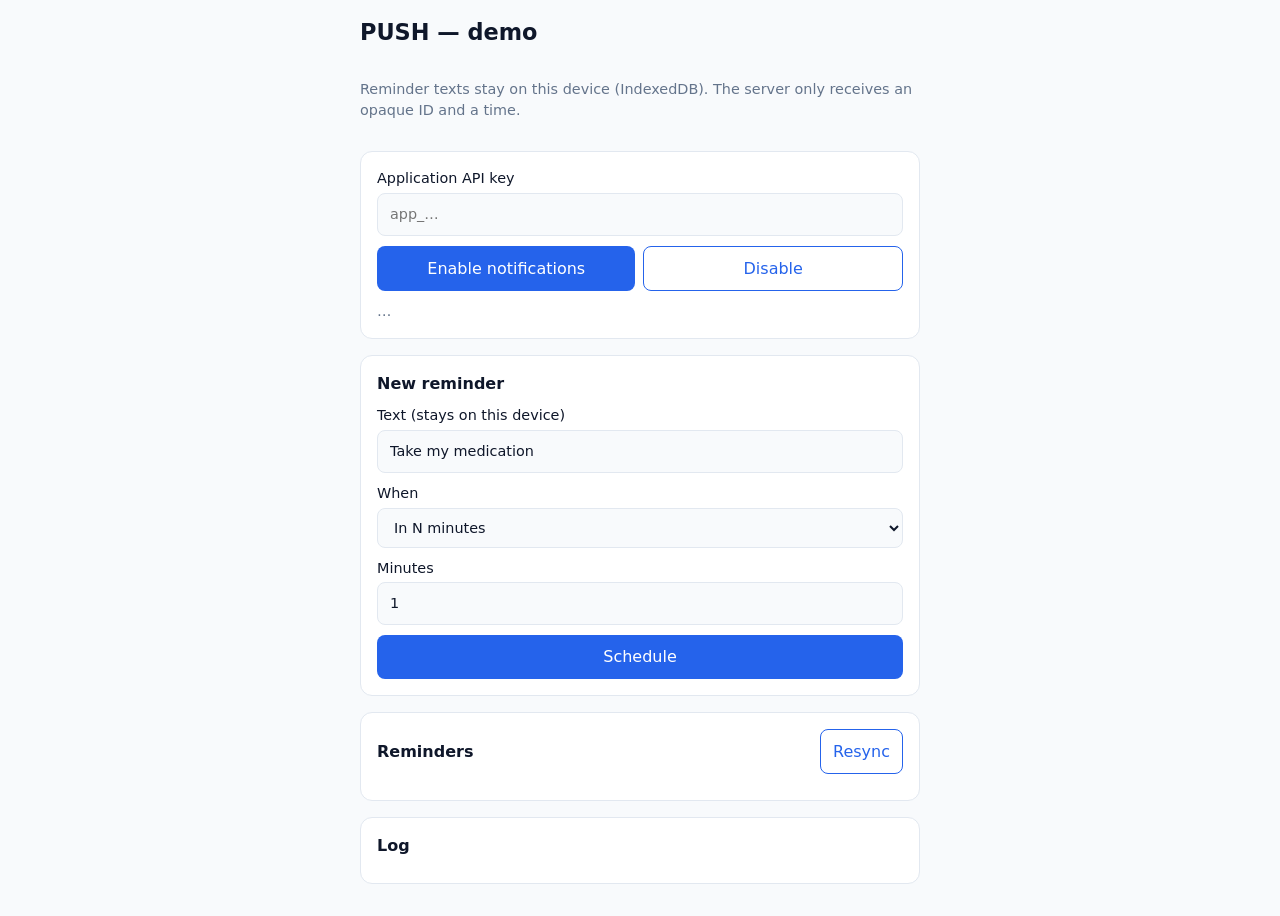
<file: web/demo/index.html>
<!doctype html>
<html lang="en">
<head>
  <meta charset="utf-8">
  <meta name="viewport" content="width=device-width, initial-scale=1, viewport-fit=cover">
  <title>PUSH demo</title>
  <link rel="manifest" href="manifest.webmanifest">
  <link rel="apple-touch-icon" href="apple-touch-icon.png">
  <meta name="apple-mobile-web-app-capable" content="yes">
  <meta name="theme-color" content="#0f172a">
  <style>
    :root { color-scheme: light dark; --bg: #f8fafc; --fg: #0f172a; --muted: #64748b; --card: #fff; --line: #e2e8f0; --accent: #2563eb; --warn: #b45309; }
    @media (prefers-color-scheme: dark) { :root { --bg: #0f172a; --fg: #e2e8f0; --muted: #94a3b8; --card: #1e293b; --line: #334155; --accent: #60a5fa; --warn: #fbbf24; } }
    * { box-sizing: border-box; }
    body { margin: 0; font: 16px/1.45 system-ui, -apple-system, sans-serif; background: var(--bg); color: var(--fg); padding: max(16px, env(safe-area-inset-top)) 16px 32px; }
    main { max-width: 560px; margin: 0 auto; display: grid; gap: 16px; }
    h1 { font-size: 1.4rem; margin: 0; }
    .card { background: var(--card); border: 1px solid var(--line); border-radius: 12px; padding: 16px; display: grid; gap: 10px; }
    .muted { color: var(--muted); font-size: .9rem; }
    .warn { color: var(--warn); }
    label { display: grid; gap: 4px; font-size: .9rem; }
    input, select, button { font: inherit; padding: 10px 12px; border-radius: 8px; border: 1px solid var(--line); background: var(--bg); color: var(--fg); width: 100%; }
    button { background: var(--accent); color: #fff; border: 0; cursor: pointer; }
    button.secondary { background: transparent; color: var(--accent); border: 1px solid var(--accent); }
    .row { display: flex; gap: 8px; }
    ul { list-style: none; margin: 0; padding: 0; display: grid; gap: 8px; }
    li { display: flex; justify-content: space-between; align-items: center; gap: 8px; border-top: 1px solid var(--line); padding-top: 8px; }
    li button { width: auto; padding: 6px 10px; }
    pre { margin: 0; white-space: pre-wrap; font-size: .8rem; max-height: 200px; overflow: auto; }
    [hidden] { display: none !important; }
  </style>
</head>
<body>
<main>
  <h1>PUSH — demo</h1>
  <p class="muted">Reminder texts stay on this device (IndexedDB). The server only receives an opaque ID and a time.</p>

  <section class="card" id="ios-hint" hidden>
    <strong class="warn">iPhone / iPad: add this page to your Home Screen first</strong>
    <span class="muted">Share → “Add to Home Screen”, then open the demo from its icon. Web Push is not available in regular Safari tabs (iOS 16.4+ required).</span>
  </section>

  <section class="card">
    <label>Application API key
      <input id="app-key" autocomplete="off" spellcheck="false" placeholder="app_…">
    </label>
    <div class="row">
      <button id="enable">Enable notifications</button>
      <button id="disable" class="secondary">Disable</button>
    </div>
    <span id="status" class="muted">…</span>
  </section>

  <section class="card">
    <strong>New reminder</strong>
    <label>Text (stays on this device)
      <input id="text" value="Take my medication">
    </label>
    <label>When
      <select id="mode">
        <option value="in">In N minutes</option>
        <option value="daily">Every day at…</option>
      </select>
    </label>
    <label id="in-wrap">Minutes
      <input id="minutes" type="number" min="1" value="1">
    </label>
    <label id="daily-wrap" hidden>Time
      <input id="time" type="time" value="08:00">
    </label>
    <button id="add">Schedule</button>
  </section>

  <section class="card">
    <div class="row" style="justify-content: space-between; align-items: center">
      <strong>Reminders</strong>
      <button id="resync" class="secondary" style="width:auto">Resync</button>
    </div>
    <ul id="list"></ul>
  </section>

  <section class="card">
    <strong>Log</strong>
    <pre id="log"></pre>
  </section>
</main>
<script src="idb.js"></script>
<script type="module" src="app.js"></script>
</body>
</html>
</file>
